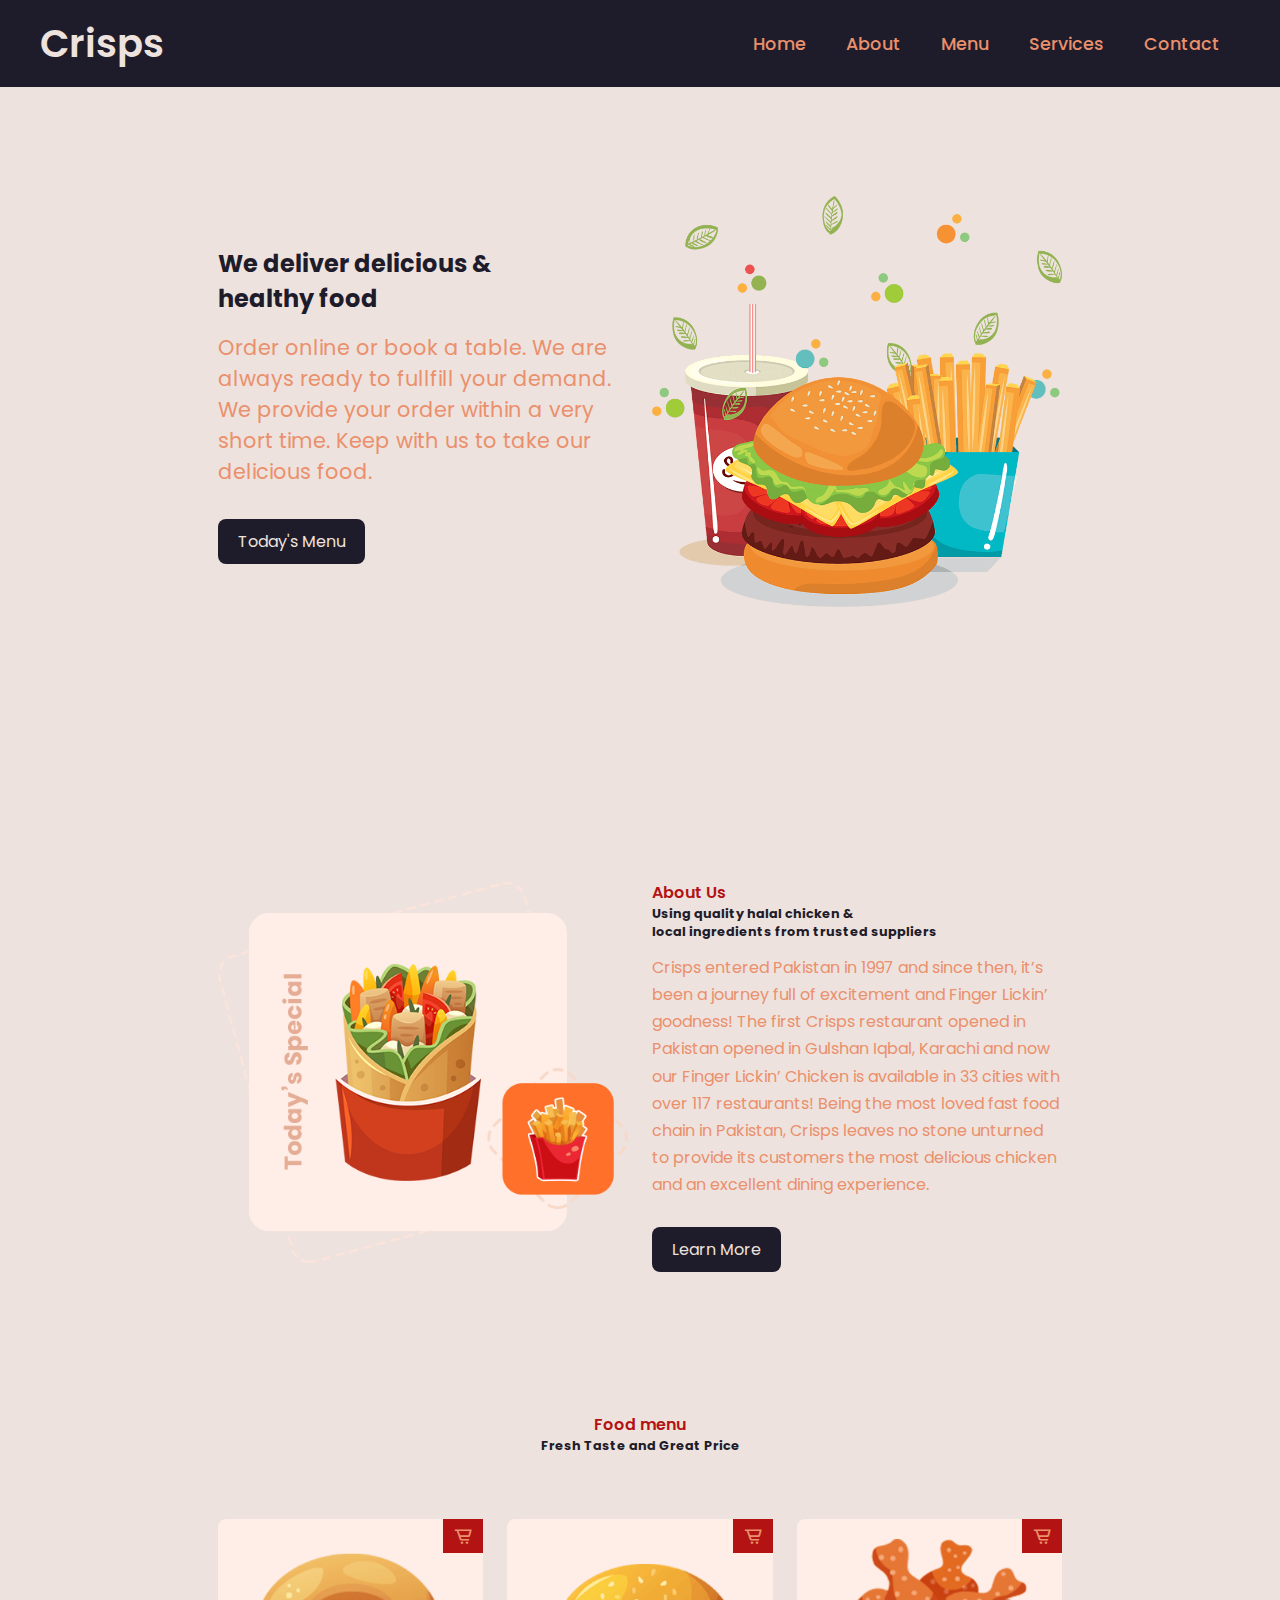
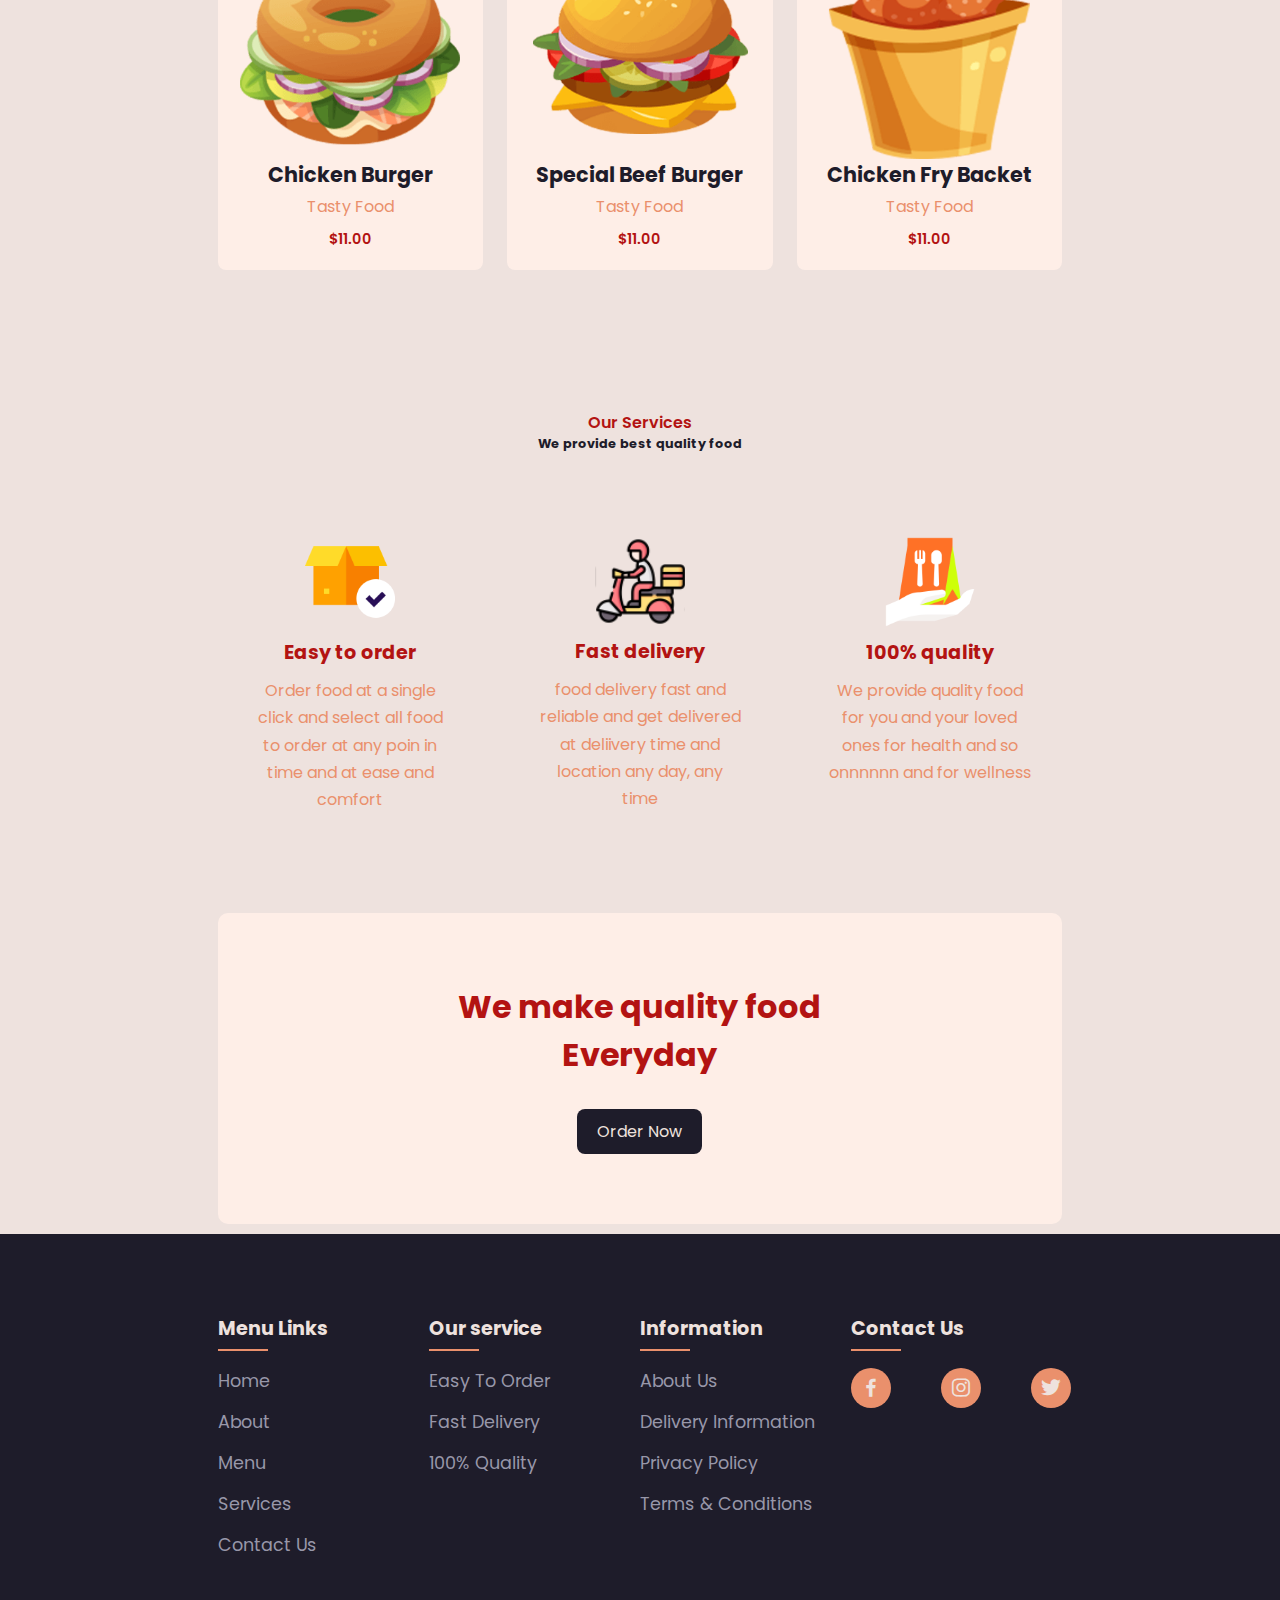
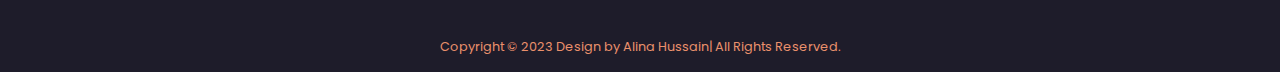
<file: Task_1/index.html>
<!DOCTYPE html>
<html lang="en">
<head>
    <meta charset="UTF-8">
    <meta name="viewport" content="width=device-width, initial-scale=1.0">
    <title>Crisps</title>    
    <link rel="stylesheet" href="style.css">
    <link href='https://unpkg.com/boxicons@2.1.4/css/boxicons.min.css' rel='stylesheet'>
</head>
<body>
    <!-- header area start -->
    <header class="header">
        <a href="#" class="logo">Crisps</a>
        <div class="bx bx-menu" id="menu-icon"></div>

        <ul class="navbar">
            <li><a href="#home" class="active">Home</a></li>
            <li><a href="#about">About</a></li>
            <li><a href="#menu">Menu</a></li>
            <li><a href="#service">Services</a></li>
            <li><a href="#contact">Contact</a></li>
        </ul>
    </header> 
    <!-- header area end -->

    <!-- home section start -->
    <section class="home" id="home">
        <div class="home-text">
            <h1>We deliver delicious & <br> healthy food</h1>
            <h2>Order online or book a table. We are always ready to fullfill your demand. We provide your order within a very short time. Keep with us to take our delicious food.</h2>
            <a href="#" class="btn">Today's Menu</a>
        </div>

        <div class="home-img">
            <img src="img/home.png" alt="">
        </div>
    </section>
    <!-- home section end -->

    <!-- about section start -->
    <section class="about" id="about">
        <div class="about-img">
            <img src="img/about.png" alt="">
        </div>

        <div class="about-text">
            <span>About Us</span>
            <h2>Using quality halal chicken & <br> local ingredients from trusted suppliers</h2>
            <p> Crisps entered Pakistan in 1997 and since then, 
                it’s been a journey full of excitement and Finger Lickin’ goodness! 
                The first Crisps restaurant opened in Pakistan opened in Gulshan Iqbal, 
                Karachi and now our Finger Lickin’ Chicken is available in 33 cities with over 117 restaurants! 
                Being the most loved fast food chain in Pakistan, 
                Crisps leaves no stone unturned to provide its customers the most delicious chicken and an excellent dining experience.</p>
               <a href="#" class="btn">Learn More</a>   
        </div>        
    </section>
    <!-- about section end -->

    <!-- menu section start -->
    <section class="menu" id="menu">
        <div class="heading">
            <span>Food menu</span>
            <h2>Fresh Taste and Great Price</h2>
        </div>

        <div class="menu-container">
            <div class="box">
                <div class="box-img">
                    <img src="img/food1.png" alt="">
                </div>
                <h2>Chicken Burger</h2>
                <h3>Tasty Food</h3>
                <span>$11.00</span>
                <i class="bx bx-cart-alt"></i>
            </div>
            <div class="box">
                <div class="box-img">
                    <img src="img/food2.png" alt="">
                </div>
                <h2>Special Beef Burger</h2>
                <h3>Tasty Food</h3>
                <span>$11.00</span>
                <i class="bx bx-cart-alt"></i>
            </div>
            <div class="box">
                <div class="box-img">
                    <img src="img/food3.png" alt="">
                </div>
                <h2>Chicken Fry Backet</h2>
                <h3>Tasty Food</h3>
                <span>$11.00</span>
                <i class="bx bx-cart-alt"></i>
            </div>
        </div>        
    </section>
    <!-- menu section end -->

    <!-- service section start -->
    <section class="service" id="service">
        <div class="heading">
            <span>Our Services</span>
            <h2>We provide best quality food</h2>
        </div>

        <div class="service-container">
            <div class="s-box">
                <img src="img/service1.png" alt="">
                <h3>Easy to order</h3>
                <p>Order food at a single click and select all food to order at any poin in time and at ease and comfort</p>
            </div>

            <div class="s-box">
                <img src="img/service2.png" alt="">
                <h3>Fast delivery</h3>
                <p>food delivery fast and reliable and get delivered at deliivery time and location any day, any time</p>
            </div>

            <div class="s-box">
                <img src="img/service3.png" alt="">
                <h3>100% quality</h3>
                <p>We provide quality food for you and your loved ones for health and so onnnnnn and for wellness</p>
            </div>
        </div>
        
    </section>
    <!-- service section end -->

    <!-- contact section start -->
    <section class="contact" id="contact">
        <h2>We make quality food <br> Everyday</h2>
        <a href="#" class="btn">Order Now</a>
        
    </section>
    <!-- contact section end -->   
    
    <!-- footer area start -->
    <section id="footer">
        <div class="footer">
            <div class="main">
                <div class="col">
                    <h2>Menu Links</h2>
                    <ul>
                        <li><a href="#">Home</a></li>
                        <li><a href="#">About</a></li>
                        <li><a href="#">Menu</a></li>
                        <li><a href="#">Services</a></li>
                        <li><a href="#">Contact us</a></li>
                    </ul>
                </div>

                <div class="col">
                    <h2>Our service</h2>
                    <ul>
                        <li><a href="#">Easy to order</a></li>
                        <li><a href="#">Fast delivery</a></li>
                        <li><a href="#">100% quality</a></li>
                    </ul>
                </div>

                <div class="col">
                    <h2>Information</h2>
                    <ul>
                        <li><a href="#">About us</a></li>
                        <li><a href="#">Delivery Information</a></li>
                        <li><a href="#">Privacy Policy</a></li>
                        <li><a href="#">Terms & Conditions</a></li>
                    </ul>
                </div>

                <div class="col">
                    <h2>Contact Us</h2>
                    <div class="social">
                        <a href="#"><i class='bx bxl-facebook'></i></a>
                        <a href="#"><i class='bx bxl-instagram' ></i></a>
                        <a href="#"><i class='bx bxl-twitter' ></i></a>
                    </div>
                </div>
            </div>
        </div>        
    </section>
    <div class="footer-text">
        <p>Copyright &copy; 2023 Design by Alina Hussain| All Rights Reserved.</p>
    </div>
    <!-- footer area end -->

    <script src="script.js"></script>        
</body>
</html>
</file>
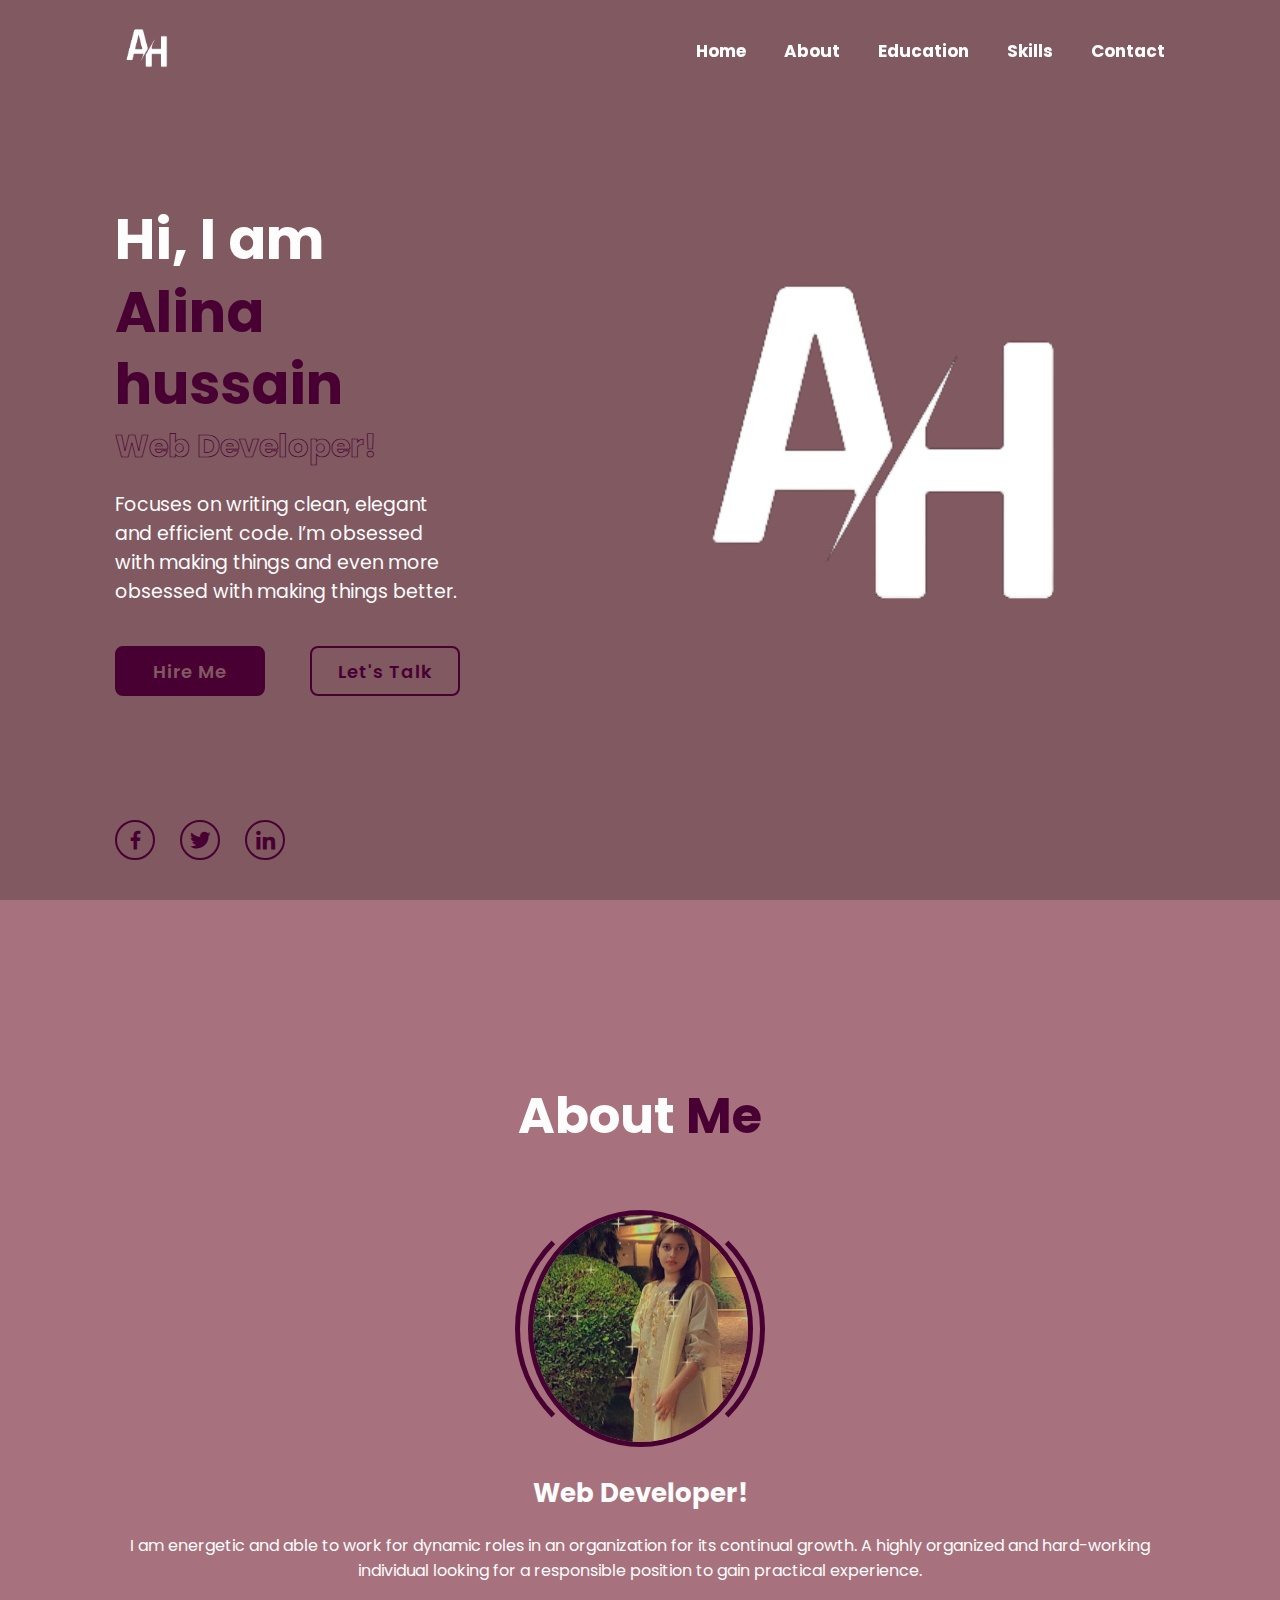
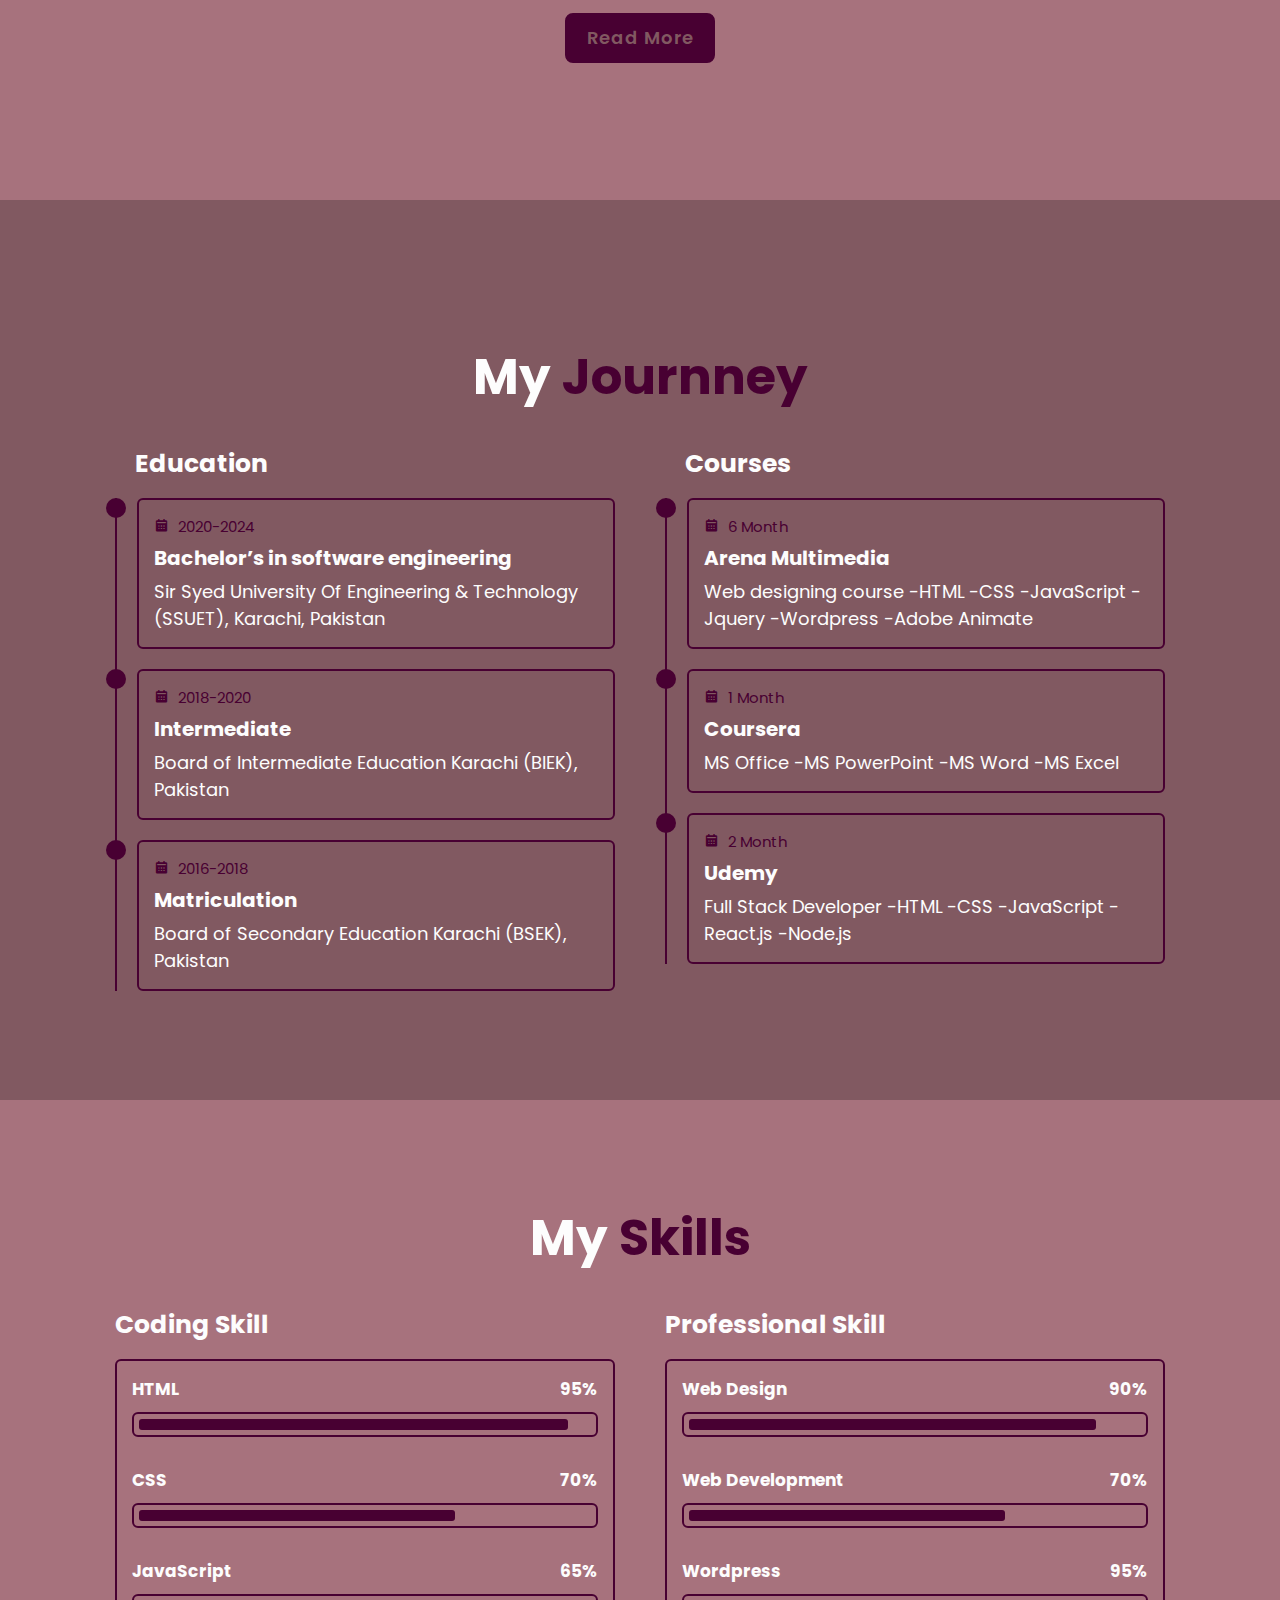
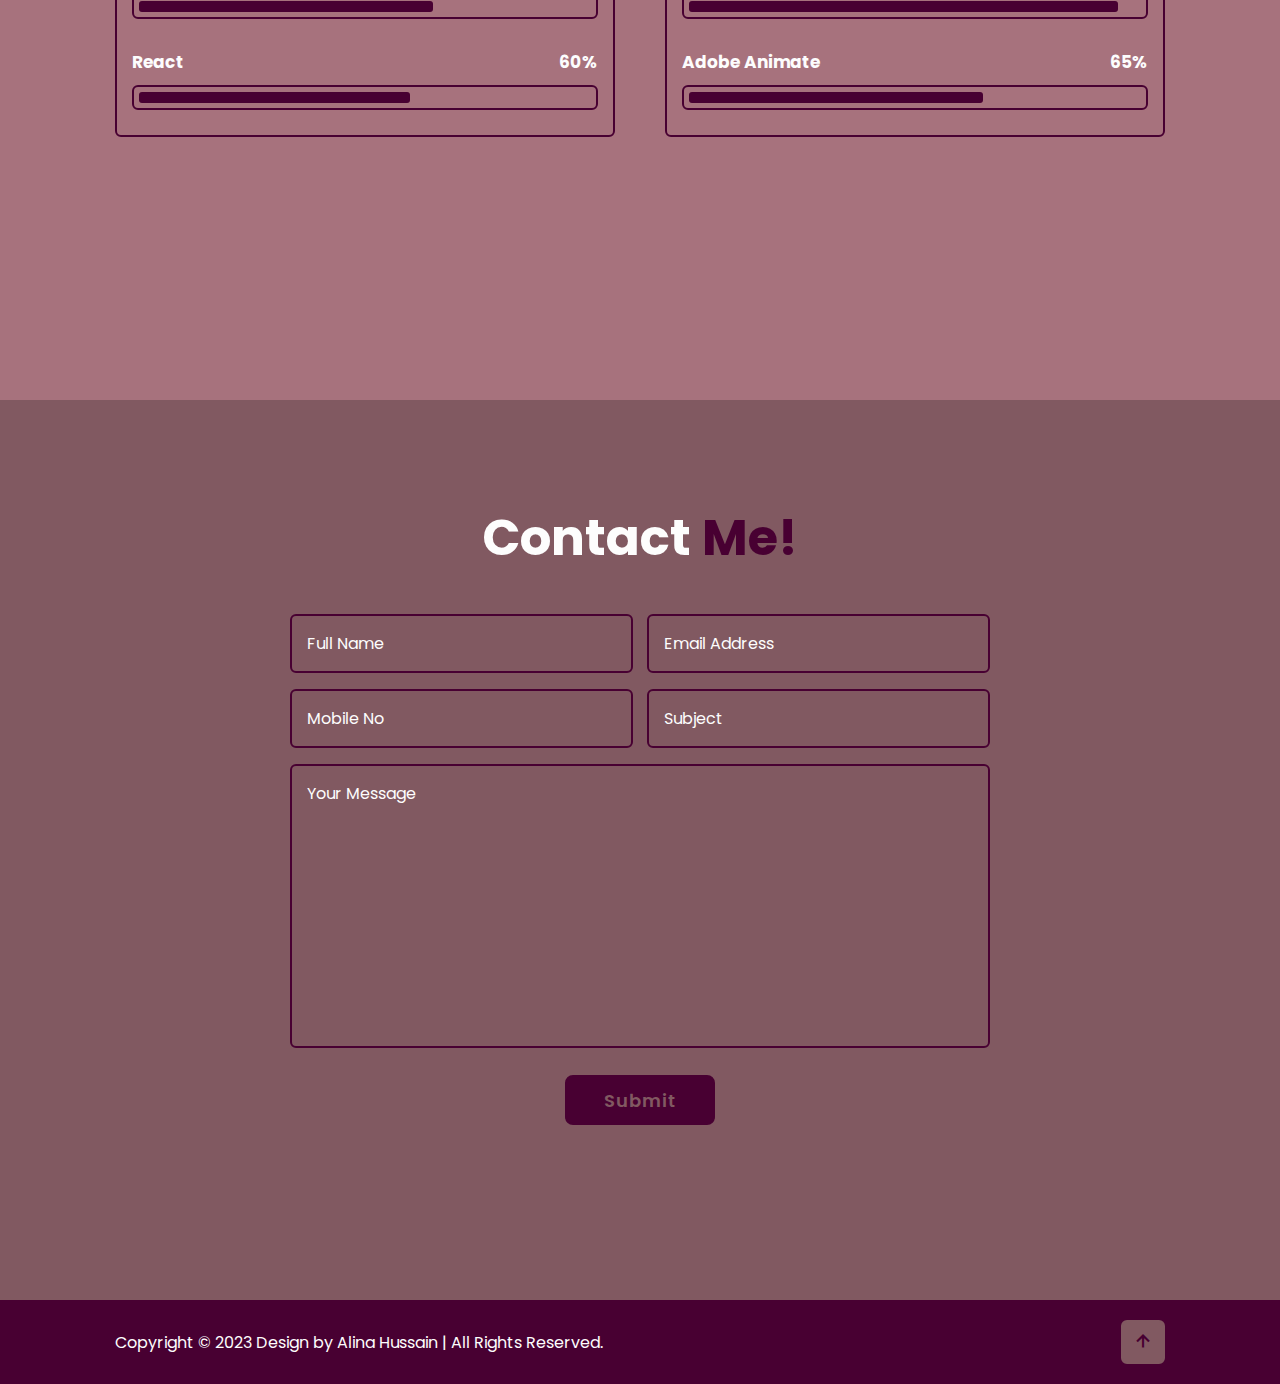
<file: Task_2/index.html>
<!DOCTYPE html>
<html lang="en">
<head>
    <meta charset="UTF-8">
    <meta name="viewport" content="width=device-width, initial-scale=1.0">
    <title>portfolio website</title>
    <link rel="stylesheet" href="style.css">
    <link href='https://unpkg.com/boxicons@2.1.4/css/boxicons.min.css' rel='stylesheet'>
</head>
<body>
    <!-- header area start -->
    <header class="header">
        <div class="logo"> <img src="img/logo.png" alt=""></div>
        <div class="bx bx-menu" id="menu-icon"></div>
        <nav class="navbar">
            <a href="#home" class="active">Home</a>
            <a href="#about">About</a>
            <a href="#education">Education</a>
            <a href="#skills">Skills</a>
            <a href="#contact">Contact</a>
        </nav>
    </header> 
    <!-- header area end -->

    <!-- home section start -->
    <section class="home" id="home">

        <div class="home-content">
            <h1>Hi, I am <span>Alina hussain</span></h1>
            <div class="text-animate">
                <h3>Web Developer!</h3>
            </div>
            <P>Focuses on writing clean, elegant and efficient code. I’m obsessed with making things and even more obsessed with making things better.</P>
            <div class="btn-box">
                <a href="#" class="btn">Hire Me</a>
                <a href="" class="btn">Let's Talk</a> 
            </div>
        </div>

        <div class="home-sci">
            <a href="#"><i class='bx bxl-facebook' ></i></a>
            <a href="#"><i class='bx bxl-twitter' ></i></a>
            <a href="#"><i class='bx bxl-linkedin' ></i></a>
        </div>

        <div class="home-img">
            <img src="img/logo.png" alt="">
        </div>

    </section> 
    <!-- home section end -->

    <!-- about section start -->
    <section class="about" id="about">
        <h2 class="heading">About<span> Me</span></h2>

        <div class="about-image">
            <img src="img/IMG-20230618-WA0011.jpg" alt="">
            <span class="circle-spin"></span>
        </div>

        <div class="about-content">
            <h3>Web Developer!</h3>
            <p>I am energetic and able to work for dynamic roles in an organization for its continual growth.
                A highly organized and hard-working individual looking for a responsible position to gain practical experience.</p>

            <div class="btn-box btns">
                <a href="#" class="btn">Read More</a>
            </div>      
        </div>


    </section> 
    <!-- about section end -->

    <!-- education section start -->
    <section class="education" id="education">
        <h2 class="heading">My <span>Journney</span></h2>

        <div class="education-row">
            <div class="education-column">
                <h3 class="title">Education</h3>
                <div class="education-box">
                    <div class="education-content">
                        <div class="content">
                            <div class="year"><i class="bx bxs-calendar"></i> 2020-2024 </div>
                            <h3>Bachelor’s in software engineering</h3>
                            <P>Sir Syed University Of Engineering & Technology (SSUET), Karachi, Pakistan</P>
                        </div>
                    </div>

                    <div class="education-content">
                        <div class="content">
                            <div class="year"><i class="bx bxs-calendar"></i> 2018-2020 </div>
                            <h3>Intermediate</h3>
                            <P>Board of Intermediate Education Karachi (BIEK), Pakistan</P>
                        </div>
                    </div>

                    <div class="education-content">
                        <div class="content">
                            <div class="year"><i class="bx bxs-calendar"></i> 2016-2018</div>
                            <h3>Matriculation</h3>
                            <P>Board of Secondary Education Karachi (BSEK), Pakistan</P>
                        </div>
                    </div>
                </div> 
            </div>

            <div class="education-column">
                <h3 class="title">Courses</h3>
                <div class="education-box">
                    <div class="education-content">
                        <div class="content">
                            <div class="year"><i class="bx bxs-calendar"></i> 6 Month </div>
                            <h3>Arena Multimedia</h3>
                            <P> Web designing course -HTML -CSS -JavaScript -Jquery -Wordpress -Adobe Animate</P>
                        </div>
                    </div>

                    <div class="education-content">
                        <div class="content">
                            <div class="year"><i class="bx bxs-calendar"></i> 1 Month </div>
                            <h3>Coursera</h3>
                            <P>MS Office -MS PowerPoint -MS Word -MS Excel</P>
                        </div>
                    </div>

                    <div class="education-content">
                        <div class="content">
                            <div class="year"><i class="bx bxs-calendar"></i> 2 Month </div>
                            <h3>Udemy</h3>
                            <P>Full Stack Developer -HTML -CSS -JavaScript -React.js -Node.js</P>
                        </div>
                    </div>
                </div> 
            </div>
        </div>

    </section>
    <!-- education section end -->

    <!-- skills section start -->
    <section class="skills" id="skills">
        <h2 class="heading">My <span>Skills</span></h2>

        <div class="skills-row">
            <div class="skills-column">
                <h3 class="title">Coding Skill</h3>
                <div class="skills-box">
                    <div class="skills-content">
                        <div class="progress">
                            <h3>HTML <span>95%</span></h3>
                            <div class="bar"><span></span></div>
                        </div>

                        <div class="progress">
                            <h3>CSS <span>70%</span></h3>
                            <div class="bar"><span></span></div>
                        </div>

                        <div class="progress">
                            <h3>JavaScript<span>65%</span></h3>
                            <div class="bar"><span></span></div>
                        </div>

                        <div class="progress">
                            <h3>React <span>60%</span></h3>
                            <div class="bar"><span></span></div>
                        </div>
                    </div>
                </div>
            </div>
            <div class="skills-column">
                <h3 class="title">Professional Skill</h3>
                <div class="skills-box">
                    <div class="skills-content">
                        <div class="progress">
                            <h3>Web Design <span>90%</span></h3>
                            <div class="bar"><span></span></div>
                        </div>

                        <div class="progress">
                            <h3>Web Development <span>70%</span></h3>
                            <div class="bar"><span></span></div>
                        </div>

                        <div class="progress">
                            <h3>Wordpress<span>95%</span></h3>
                            <div class="bar"><span></span></div>
                        </div>

                        <div class="progress">
                            <h3>Adobe Animate<span>65%</span></h3>
                            <div class="bar"><span></span></div>
                        </div>
                    </div>
                </div>
            </div>
        </div>

    </section>    
    <!-- skills section end -->

    <!-- contact section start -->
    <section class="contact" id="contact">
        <h2 class="heading">Contact <span>Me!</span></h2>

        <form action="#">
            <div class="input-box">
                <div class="input-field">
                    <input type="text" placeholder="Full Name" required>
                    <span class="focus"></span>
                </div>
                <div class="input-field">
                    <input type="text" placeholder="Email Address" required>
                    <span class="focus"></span>
                </div>
            </div>
            <div class="input-box">
                <div class="input-field">
                    <input type="number" placeholder="Mobile No" required>
                    <span class="focus"></span>
                </div>
                <div class="input-field">
                    <input type="text" placeholder="Subject" required>
                    <span class="focus"></span>
                </div>
            </div>

            <div class="textarea-field">
                <textarea name="" id="" cols="30" rows="10" placeholder="Your Message" required></textarea>
                <span class="focus"></span>
            </div>

            <div class="btn-box btns">
                <button type="submit" class="btn"> Submit</button>
            </div>
        </form>
    </section>
    <!-- contact section end -->

    <!-- footer area start -->
    <footer class="footer">
        <div class="footer-text">
            <p>Copyright &copy; 2023 Design by Alina Hussain | All Rights Reserved.</p>
        </div>

        <div class="fooetr-iconTop">
            <a href="#"><i class="bx bx-up-arrow-alt"></i></a>
        </div>
    </footer>

    <!-- footer area end -->

    <script src="script.js"></script>    
</body>
</html>
</file>
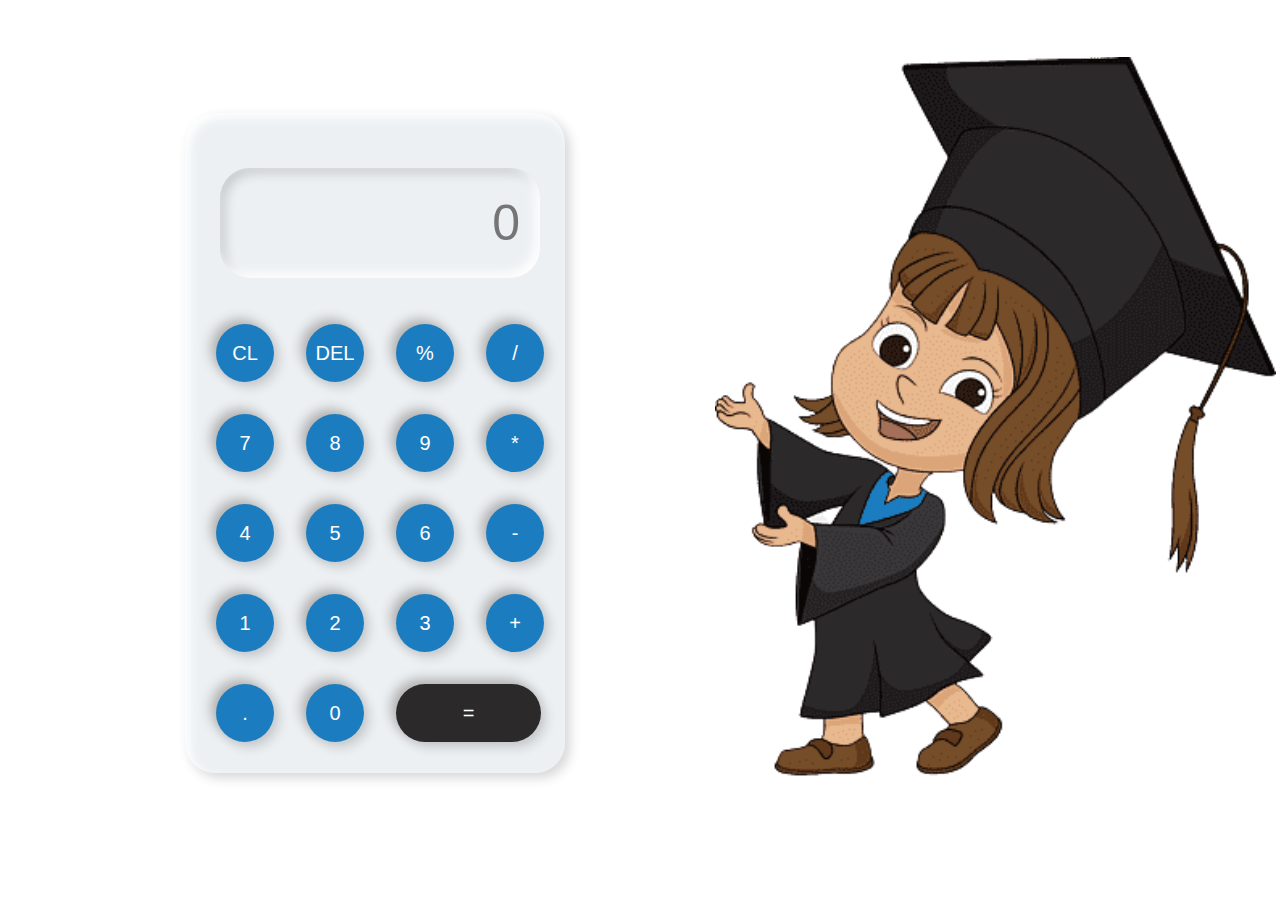
<file: Task_3/index.html>
<!DOCTYPE html>
<html lang="en">
<head>
    <meta charset="UTF-8">
    <meta name="viewport" content="width=device-width, initial-scale=1.0">
    <title>Simple Calculator</title>
    <link rel="stylesheet" href="style.css">
</head>
<body>
    <div class="background">
      <div id="left">        
        <div class="Calculator">
          <input type="text" placeholder="0" id="output">
          <button onclick="clean()">CL</button>
          <button onclick="del()">DEL</button>
          <button onclick="display('%')">%</button>
          <button onclick="display('/')">/</button>
          <button onclick="display('7')">7</button>
          <button onclick="display('8')">8</button>
          <button onclick="display('9')">9</button>
          <button onclick="display('*')">*</button>
          <button onclick="display('4')">4</button>
          <button onclick="display('5')">5</button>
          <button onclick="display('6')">6</button>
          <button onclick="display('-')">-</button>
          <button onclick="display('1')">1</button>
          <button onclick="display('2')">2</button>
          <button onclick="display('3')">3</button>
          <button onclick="display('+')">+</button>
          <button onclick="display('.')">.</button>        
          <button onclick="display('0')">0</button>
          <button onclick="calculator()" class="equal">=</button>
        </div>
      </div>
      <div id="right">
        <img src="img/image.png" alt="">
      </div>
    </div>
    <script src="script.js"></script>
</body>
</html>
</file>
<file: Task_1/style.css>
@import url('https://fonts.googleapis.com/css2?family=Poppins:ital,wght@0,100;0,200;0,500;0,600;0,700;0,800;0,900;1,300&display=swap');

*{
    padding: 0;
    margin: 0;
    box-sizing: border-box;
    font-family: 'Poppins', sans-serif;
    text-decoration: none;
    scroll-behavior: smooth;
    list-style: none;
}

:root{ 
    --text-color: #EA906C;
    --main-color: #B31312;
    --header-color: #1e1c2a;
    --bg-color: #EEE2DE;   
    --big-font: 2.5rem;
    --h2-font: 1.8rem;
    --p-font: 0.9rem;
}

*::selection{
    background: var(--main-color);
    color: var(--main-color);
}

body{
    color: var(--text-color);
    background: var(--bg-color);
}

/* header area start */
header{
    position: fixed;
    top: 0;
    right: 0;
    width: 100%;
    z-index: 1000;
    display: flex;
    align-items: center;
    justify-content: space-between;
    padding: 10px 170px;
    background: var(--header-color);
}

.logo{
    color: var(--bg-color);
    font-size: 2.4rem;
    font-weight: 600;
}

.logo:hover{
    color: var(--main-color);
}
.navbar{
    display: flex;
}

.navbar a{
    color: var(--text-color);
    font-size: 1.1rem;
    padding: 10px 20px;
    font-weight: 500;
}

.navbar a:hover{
    color: var(--main-color);
    transition: .5s;
}

#menu-icon{
    font-size: 2rem;
    cursor: pointer;
    display: none;
}

section{
    padding: 70px 17%;
}

/* home section start */
.home{
    width: 100%;
    min-height: 90vh;
    display: grid;
    grid-template-columns: repeat(2,1fr);
    grid-gap: 1.5rem;
    align-items: center;
}

.home-img img{
    max-width: 100%;
    width: 600px;
    height: auto;    
}

.home-img img:hover{
    transition: .5s;
    transform: scale(1.2) translateY(5px);
}

.home-text h1{
    font-size: var(--big-font);
    color: var(--header-color);
}

.home-text h2{
    font-size: 1.3rem;
    margin: 1rem 0 2rem;
    font-weight: 400;
}

.btn{
    display: inline-block;
    padding: 10px 20px;
    background: var(--header-color);
    color: var(--bg-color);
    border-radius: 0.5rem;
}

.btn:hover{
    transform: scale(1.1) translateY(5px);
    background: var(--main-color);
    color: var(--bg-color);
    transition: .5s;
}

/* about section start */
.about{
    display: grid;
    grid-template-columns: repeat(2,2fr);
    grid-gap: 1.5rem;
    align-items: center;
}

.about-img img{
    max-width: 100%;
    width: 480px;
    height: auto;
}

.about-img img:hover{
    transition: .5s;
    transform: scale(1.2) translateY(5px);
}

.about-text span{
    color: var(--main-color);
    font-weight: 600;
}

.about-text h2{
    font-size: var(--h2-font);
    color: var(--header-color);
}

.about-text p{
    margin: 0.8rem 0 1.8rem;
    line-height: 1.7;
}

/* menu section start */
.heading{
    text-align: center;   
}

.heading span{
    color: var(--main-color);
    font-weight: 600;
}

.heading h2{
    font-size: var(--h2-font);
    color: var(--header-color);
}

.menu-container{
    display: grid;
    grid-template-columns: repeat(auto-fit,minmax(220px,auto));
    grid-gap: 1.5rem;
    align-items: center;
}

.box{
    position: relative;
    margin-top: 4rem;
    height: auto;
    display: flex;
    flex-direction: column;
    align-items: center;
    justify-content: center;
    background: #feeee7;
    padding: 20px;
    border-radius: 0.5rem;
}

.box-img{
    width: 220px;
    height: 220px;
}

.box-img img{
    width: 100%;
    height: 100%;
}

.box-img img:hover{
    transition: .5s;
    transform: scale(1.1) translateY(5px);
}

.box h2{
    font-size: 1.3rem;
    color: var(--header-color);
}

.box h3{
    color: var(--text-color);
    font-size: 1rem;
    font-weight: 400;
    margin: 4px 0 10px;
}

.box span{
    font-size: var(--p-font);
    color: var(--main-color);
    font-weight: 600;
}

.box .bx{
    background: var(--main-color);
    position: absolute;
    right: 0;
    top: 0;
    font-size: 20px;
    padding: 7px 10px;
    border-radius: 0 0.5rem 0 0.5;
}

/* service section start */
.service-container{
    display: grid;
    grid-template-columns: repeat(auto-fit,minmax(240px,auto));
    grid-gap: 1.5rem;
    margin-top: 4rem;
}

.s-box{
    text-align: center;
    padding: 20px 30px;
}

.s-box img{
    width: 90px;
}

.s-box img:hover{
    transition: .5s;
    transform: scale(1.1) translateY(5px);
}

.s-box h3{
    margin: 4px 0 10px;
    color: var(--main-color);
    font-size: 1.2rem;
}

.s-box p{
    line-height: 1.7;
}

/* contact section start */
.contact{
    background: #feeee7;
    padding: 70px 0;
    text-align: center;
    width: 66%;
    margin: 10px auto;
    border-radius: 10px;
}

.contact h2{
    font-size: 2rem;
    color: var(--main-color);
    margin-bottom: 30px;

}

/* footer section start */
#footer{
    background-color: var(--header-color);
}
.main{
    display: flex;
    flex-wrap: wrap;
}

.footer{
   padding: 10px 0;

}

.col{
    width: 25%;
}

.col h2{
    font-size: 1.2rem;
    color: var(--bg-color);
    margin-bottom: 25px;
    position: relative;
}

.col h2::before{
    content: "";
    position: absolute;
    height: 2px;
    width: 50px;
    left: 0;
    bottom: -8px;
    background: var(--text-color);
}

.col ul li:not(:last-child){
    margin-bottom: 15px;
}

.col ul li a{
    color: #9897a9;
    font-size: 1.1rem;
    display: block;
    text-transform: capitalize;
    transition: .5s;
}

.col ul li a:hover{
    color: var(--text-color);
    transform: translateX(-12px);
}

.col .social{
    width: 220px;
    display: flex;
    align-items: center;
    justify-content: space-between;
}

.col .social a{
    height: 40px;
    width: 40px;
    background: var(--text-color);
    color: var(--bg-color);
    display: inline-flex;
    align-items: center;
    justify-content: center;
    font-size: 1.5rem;
    border-radius: 50%;
    transition: .5s;
}

.col .social a:hover{
    transform: scale(1.2);
    color: var(--text-color);
    background: var(--bg-color);
}

.footer-text p{
    font-size: 0.8rem;
    background-color: var(--header-color);
    text-align: center;
    padding-bottom: 1rem;
}

@media (max-width:1560px){
    header{
        padding: 15px 40px;
    }

    :root{
        --big-font: 1.5rem;
        --h2-font: 0.8rem;
    }
}

@media (max-width:1140px){
    section{
        padding: 50px 8%;
    }
    #menu-icon{
        display: initial;
        color: var(--text-color);
    }
    header .navbar{
        position: absolute;
        top: -400px;
        left: 0;
        right: 0;
        display: flex;
        flex-direction: column;
        text-align: center;
        background: #2b2640;
        transition: .3s;
    }
    header .navbar.active{
        top: 70px;
    }
    .navbar a{
        padding: 1.5rem;
        display: block;
    }
    .col{
        width: 50%;
        margin-bottom: 10px;
    }
}

@media (max-width: 740px){
    header{
        padding: 10px 16px;
    }
    .home{
        grid-template-columns: 1fr;
        text-align: center;
    }
    .about{
        grid-template-columns: 1fr;
        text-align: center;
    }
    .about-img{
        order: 2;
    }
    section{
        padding: 100px 7%;
    }
}

@media (max-width: 575px){
    .col{
        width: 100%;
    }
}
</file>
<file: Task_2/style.css>
@import url('https://fonts.googleapis.com/css2?family=Poppins:ital,wght@0,300;0,400;1,300&display=swap');
*{
    margin: 0;
    padding: 0;
    box-sizing: border-box;
    text-decoration: none;
    border: none;
    outline: none;
    scroll-behavior: smooth;
    font-family: 'Poppins', sans-serif;
}

:root{    
    --main-bg-color: #ffffff;
    --bg-color: #815961;
    --second-bg-color: #A7727D;
    --third-bg-color: #e0a9b4;
    --text-color: #fdfdfd;
    --main-color: #480032;
    ---other-color: #F8EAD8;
}

html{
    font-size: 62.5%;
    overflow-x: hidden;
}

body{
    background: var(--main-bg-color);
    color: var(--text-color);
}

/* header area start */
.header{
    position: fixed;
    top: 0;
    left: 0; 
    width: 100%;
    padding: 2rem 9%;
    background: transparent;
    display: flex;
    justify-content: space-between;
    align-items: center;
    z-index: 100;
    transition: .3s;
}

.header.sticky{
    background: var(--main-color);
}

.logo img{    
    width: 65px;

}
.navbar a{    
    font-size: 1.7rem;
    font-weight: 700;
    color: var(--text-color);
    margin-left: 3.5rem;
    transition: .3s;
}

.navbar a:hover,
.navbar a.active{
    color: var(--text-color);
}

#menu-icon{
    font-size: 3.6rem;
    color: var(--text-color); 
    cursor: pointer;
    display: none;
}

section{
    height: 100vh;
    padding: 10rem 9% 2rem;
}

/* home section start */
.home{
    display: flex;
    align-items: center;
    padding: 0 9%;
    background: var(--bg-color);
}

.home-content{
    max-width: 60rem;
    transition: .5s;

}

.home-content h1{
    font-size: 5.6rem;
    font-weight: 700;
    line-height: 1.3;
}

.home-content span{
    color: var(--main-color);
}
.home-content .text-animate{
    position: relative;
    width: 32.8rem;
}

.home-content .text-animate h3{
    font-size: 3.2rem;
    font-weight: 700;
    color: transparent;
    -webkit-text-stroke: .7px var(--main-color) ;
}

.home-content p{
    font-size: 1.9rem;
    margin: 2rem 0 4rem;
}

.btn-box{
    position: relative;
    display: flex;
    justify-content: space-between;
    width: 34.5rem;
    height: 5rem;
}

.btn-box .btn{
    position: relative;
    display: inline-flex;
    justify-content: center;
    align-items: center;
    width: 15rem;
    height: 100%;
    background: var(--main-color);
    border: .2rem solid var(--main-color);
    border-radius: .8rem;
    font-size: 1.8rem;
    font-weight: 600;
    letter-spacing: .1rem;
    color: var(--bg-color);
    z-index: 1;
    overflow: hidden;
    transition: .5s;
}

.btn-box .btn:hover{
    color: var(--main-color);
}
.btn-box .btn:nth-child(2){
    background: transparent;
    color: var(--main-color);
}

.btn-box .btn:nth-child(2):hover{
    color: var(--bg-color);
}
.btn-box .btn:nth-child(2)::before{
    background: var(--main-color);
}

.btn-box .btn::before{
    content: '';
    position: absolute;
    top: 0;
    left: 0;
    width: 0;
    height: 100%;
    background: var(--bg-color);
    z-index: -1;
    transition: .5s;
}

.btn-box .btn:hover:before{
        width: 100%;
}

.home-sci{
    position: absolute;
    bottom: 4rem;
    width: 170px;
    display: flex;
    justify-content: space-between;
}

.home-sci a{
    position: relative;
    display: inline-flex;
    justify-content: center;
    align-items: center;
    width: 40px;
    height: 40px;
    background: transparent;
    border: .2rem solid var(--main-color);
    border-radius: 50%;
    font-size: 25px;
    color: var(--main-color);
    z-index: 1;
    overflow: hidden;
    transition: .5s;
}

.home-sci a:hover{
    color: var(--bg-color);
}
.home-sci a::before{
    content: '';
    position: absolute;
    top: 0;
    left: 0;
    width: 0;
    height: 100%;
    background: var(--main-color);
    z-index: -1;
    transition: .5s;
}

.home-sci a:hover::before{    
    width: 100%;
}

.home-img{
    position: relative;
    display: flex;    
    justify-content: center;
    align-items: center;
}

.home-img img{
    padding-left: 15rem;
    width: 700px;
}

.home-img img:hover{
    transition: .5s;
    transform: scale(1.2) translateY(5px);
}

/* about section start */
.about{
    display: flex;
    justify-content: center;
    align-items: center;
    flex-direction: column;
    gap: 2rem;     
    background: var(--second-bg-color);
    padding-bottom: 6rem;
}
.heading{
    font-size: 5rem;
    margin-bottom: 3rem;
    text-align: center;
}

span{
    color: var(--main-color);
}

.about-image{
    position: relative;
    width: 25rem;
    height: 25rem;
    border-radius: 50%;
    display: flex;    
    justify-content: center;
    align-items: center;
}

.about-image img{
    width: 90%;
    border-radius: 50%;
    border: .5rem solid var(--main-color);
}

.about-image .circle-spin{
    position:absolute;
    top: 50%;
    left: 50%;
    transform: translate(-50%, -50%) rotate(0);
    width: 100%;
    height: 100%;
    border-radius: 50%;
    border-top:.5rem solid var(--second-bg-color);
    border-bottom:.5rem solid var(--second-bg-color);
    border-left:.5rem solid var(--main-color);
    border-right:.5rem solid var(--main-color);
}

.about-content{
    text-align: center;
}

.about-content h3{
    font-size: 2.6rem;
}

.about-content p{
    font-size: 1.6rem;
    margin: 2rem 0 3rem;
}

.btn-box.btns{
    display: inline-block;
    width: 15rem;
    border-radius: .8rem;
}

.btn-box.btns:hover{
    background: var(--second-bg-color);
}

/* education section start */
.education{
    display: flex;
    justify-content: center;
    align-items: center;
    flex-direction: column;
    min-height: auto;
    padding-bottom: 5rem;
    background: var(--bg-color);
}

.education .education-row{
    display: flex;
    flex-wrap: wrap;
    gap: 5rem;
}

.education-row .education-column{
    flex: 1 1 40rem;
}

.education-column .title{
    font-size: 2.5rem;
    margin: 0 0 1.5rem 2rem;
}

.education-column .education-box{
    border-left: .2rem solid var(--main-color);
}

.education-box .education-content{
    position: relative;
    padding-left: 2rem;

}

.education-box .education-content:hover{
    transition: .5s;
    transform: scale(1.05) translateY(5px);
}

.education-box .education-content::before{
    content: '';
    position: absolute;
    top: 0;
    left: -1.1rem;
    width: 2rem;
    height: 2rem;
    background-color: var(--main-color);
    border-radius: 50%;
}

.education-content .content{
    position: relative;
    padding: 1.5rem;
    border: .2rem solid var(--main-color);
    border-radius: .6rem;
    margin-bottom: 2rem; 
    overflow: hidden;   
}

.education-content .content .year{
    font-size: 1.5rem;
    color: var(--main-color);
    padding-bottom: .5rem;
}

.education-content .content .year i{
    padding-right: .5rem;

}

.education-content .content h3{
    font-size: 2rem;
}

.education-content .content p{
    font-size: 1.8rem;
    padding-top: .5rem;
}

/* skills section start */
.skills{
    min-height: auto;
    padding-bottom: 7rem;
    background: var(--second-bg-color);
}

.skills .skills-row{
    display: flex;
    flex-wrap: wrap;
    gap: 5rem;
}

.skills-row .skills-column{
    flex: 1 1 40rem;
}

.skills-column .title{
    font-size: 2.5rem;
    margin: 0 0 1.5rem;
}

.skills-column .skills-content{
    position: relative;
    border: .2rem solid var(--main-color);
    border-radius: .6rem;
    padding: .5rem 1.5rem;
} 

.skills-content .progress{
    padding: 1rem 0;
}

.skills-content .progress h3{
    font-size: 1.7rem;
    display: flex;
    justify-content: space-between;
}

.skills-content .progress h3 span{
    color: var(--text-color);
}

.skills-content .progress .bar{
    height: 2.5rem;
    border: .2rem solid var(--main-color);
    border-radius: .6rem;
    padding: .5rem;
    margin: 1rem 0;
}

.skills-content .progress .bar span{
    display: block;
    height: 100%;
    border-radius: .3rem;
    background: var(--main-color);
}

.skills-column:nth-child(1) .skills-content .progress:nth-child(1) .bar span{
    width: 95%;
}

.skills-column:nth-child(1) .skills-content .progress:nth-child(2) .bar span{
    width: 70%;
}

.skills-column:nth-child(1) .skills-content .progress:nth-child(3) .bar span{
    width: 65%;
}

.skills-column:nth-child(1) .skills-content .progress:nth-child(4) .bar span{
    width: 60%;
}

.skills-column:nth-child(2) .skills-content .progress:nth-child(1) .bar span{
    width: 90%;
}

.skills-column:nth-child(2) .skills-content .progress:nth-child(2) .bar span{
    width: 70%;
}

.skills-column:nth-child(2) .skills-content .progress:nth-child(3) .bar span{
    width: 95%;
}

.skills-column:nth-child(2) .skills-content .progress:nth-child(4) .bar span{
    width: 65%;
}

/* skills section start */
.contact{    
    min-height: auto;
    padding-bottom: 7rem;
    background: var(--bg-color);
}

.contact form{
    max-width: 70rem;
    margin: 0 auto;
    text-align: center;
}

.contact form .input-box{
    position: inherit;
    display: flex;
    justify-content: space-between;
    flex-wrap: wrap;
}

.contact form .input-box .input-field{
    position: relative;
    width: 49%;
    margin: .8rem 0;
}

.contact form .input-box .input-field input,
.contact form .textarea-field textarea{
    width: 100%;
    height: 100%;
    padding: 1.5rem;
    font-size: 1.6rem;
    color: var(--text-color);
    background: transparent;
    border-radius: .6rem;
    border: .2rem solid var(--main-color);
}

.contact form .input-box .input-field input::placeholder,
.contact form .textarea-field textarea::placeholder{
    color: var(--text-color);
}

.contact form .textarea-field{
    position: relative;
    margin: .8rem 0 2.7rem;
    display: flex;
}

.contact form .textarea-field textarea{
    resize: none;
}

.contact form .btn-box.btns .btn{
    cursor: pointer;
}

/* footer area start */

.footer{
    display: flex;
    justify-content: space-between;
    align-items: center;
    flex-wrap: wrap;
    padding: 2rem 9%;
    background-color: var(--main-color);
}

.footer-text p{
    font-size: 1.6rem;
}

.fooetr-iconTop a{
    position: relative;
    display: inline-flex;
    justify-content: center;
    align-items: center;
    padding: .8rem;
    background: var(--bg-color);
    border: .2rem solid var(--bg-color);
    border-radius: .6rem;
    z-index: 1;
    overflow: hidden;
}

.fooetr-iconTop a::before{
    content: '';
    position: absolute;
    top: 0;
    left: 0;
    width: 0%;
    height: 100%;
    background: var(--main-color);
    z-index: -1;    
    transition: .5s;
}

.fooetr-iconTop a:hover:before{
    width: 100%;
}

.fooetr-iconTop a i{
    font-size: 2.4rem;
    color: var(--main-color);
    transition: .5s;
}

.fooetr-iconTop a:hover i{
    color: var(--bg-color);
}
</file>
<file: Task_3/style.css>
*{
  margin: 0;
  padding: 0;  
}

.background{
  display: grid;
  grid-template-columns: repeat(auto-fit, minmax(250px,11fr));
  grid-gap: 150px;
}

.Calculator{
  margin-top: 20%;
  float: right;
  width: 350px;
  background-color: #ecf0f3;
  padding: 15px;
  border-radius: 30px;
  box-shadow: inset 5px 5px 12px #ffffff,  5px 5px 12px rgba(0, 0, 0, .16);
  display: grid;
  grid-template-columns: repeat(4,90px);
}

input{
  grid-column: span 4;
  height: 70px;
  width: 280px;
  background-color: #ecf0f3;  
  box-shadow: inset -5px -5px 12px #ffffff, inset 5px 5px 12px rgba(0, 0, 0, .16);
  border: none;
  border-radius: 30px;
  color: rgba(70, 70, 70);
  font-size: 50px;
  text-align: end;
  margin: auto;
  margin-top: 40px;
  margin-bottom: 30px;
  padding: 20px;
}

button{  
  height: 58px;
  width: 58px;  
  background-color: #1b7dbf;  
  box-shadow:  -5px -5px 12px #b1b0b0,  5px 5px 12px rgba(0, 0, 0, .16);
  color: white;
  border: none;
  cursor: pointer;
  border-radius: 50%;
  margin: 16px;
  font-size: 20px;
}

.equal{
  width: 145px;
  border-radius: 40px;    
  background-color: #2c292a;  
  box-shadow:  -5px -5px 12px #b1b0b0,  5px 5px 12px rgba(0, 0, 0, .16);
}

#right img{  
  margin-top: 10%;
  height: 80vh;
}
</file>
